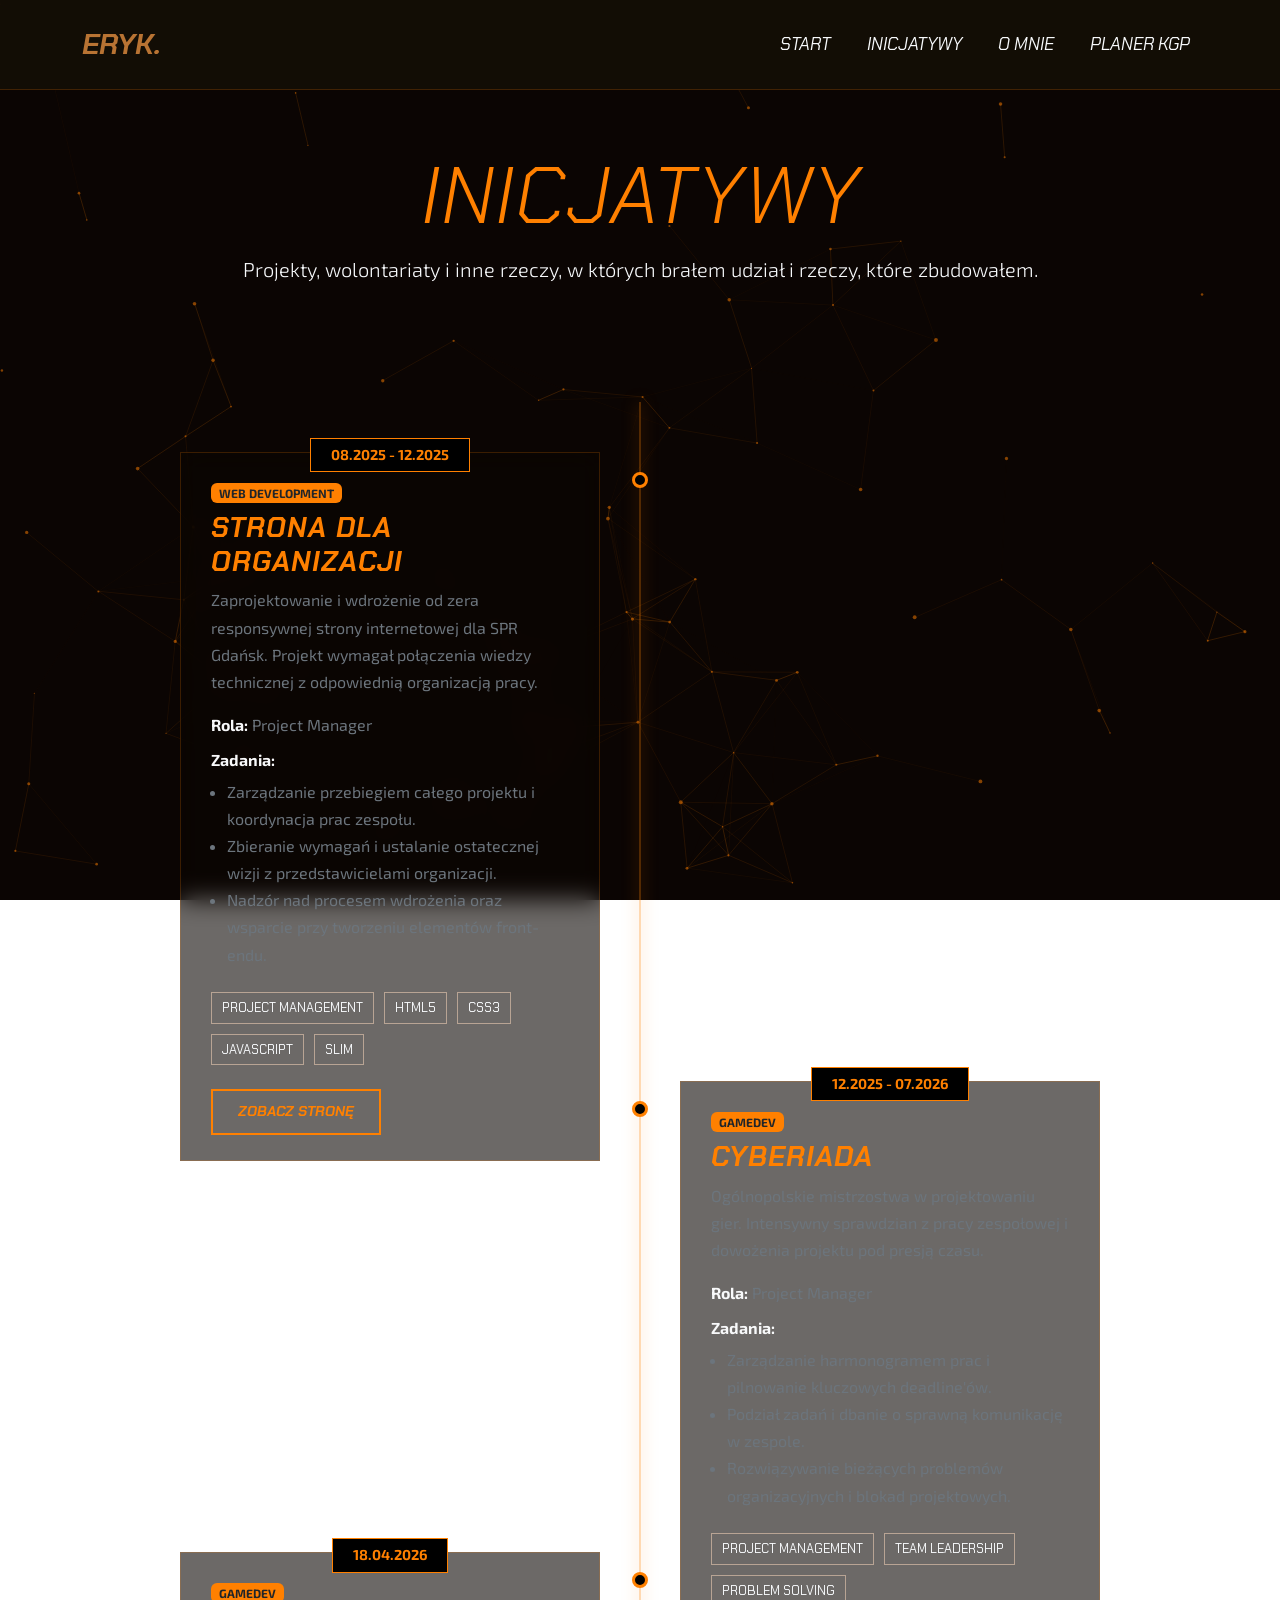
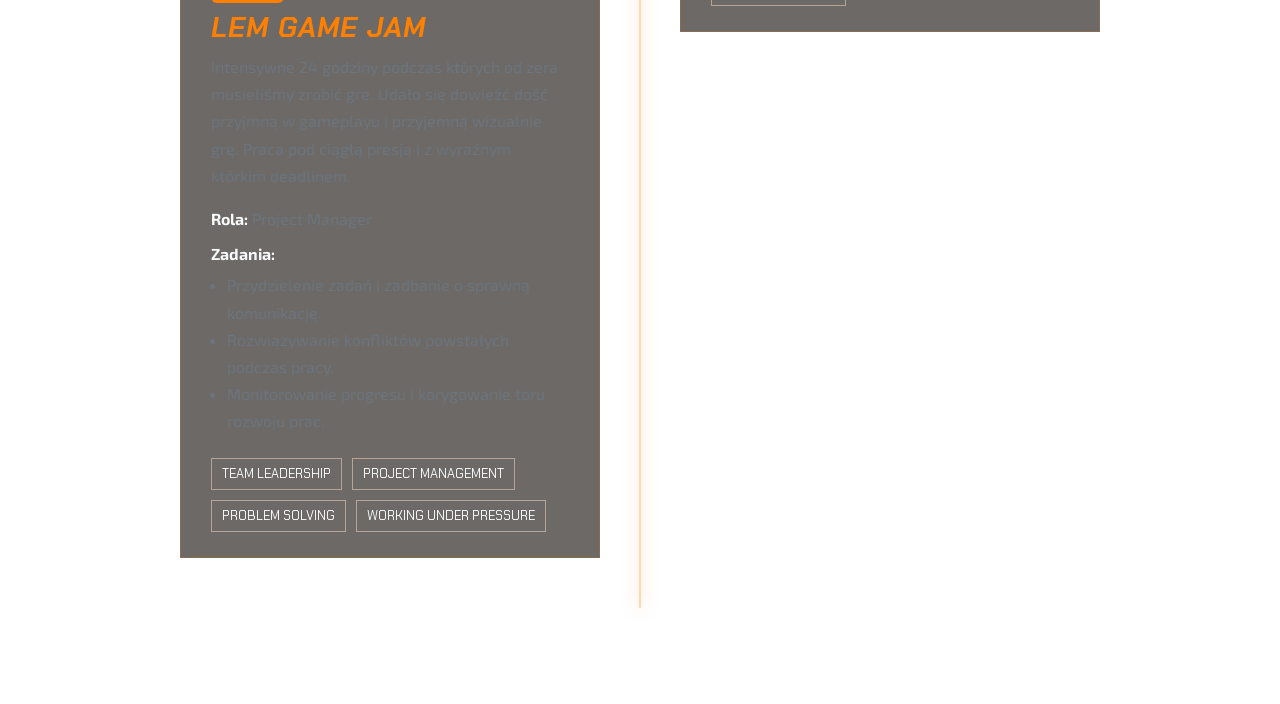
<file: initiative.html>
<!DOCTYPE html>
<html lang="pl">
<head>
    <meta charset="UTF-8">
    <meta name="viewport" content="width=device-width, initial-scale=1.0">
    <title>PROJEKTY | ERYK</title>
    <link href="https://cdn.jsdelivr.net/npm/bootstrap@5.3.3/dist/css/bootstrap.min.css" rel="stylesheet">
    <link href="https://fonts.googleapis.com/css2?family=Chakra+Petch:ital,wght@0,700;1,700&family=Exo+2:wght@300;400&display=swap" rel="stylesheet">
    <link rel="stylesheet" href="style.css">
</head>
<body>
<canvas id="circuit-bg"></canvas>

<nav class="navbar navbar-expand-lg fixed-top navbar-elegant">
    <div class="container">
        <a class="navbar-brand" href="index.html">ERYK.</a>
        <div class="collapse navbar-collapse justify-content-end">
            <ul class="navbar-nav">
                <li><a class="nav-link" href="index.html">Start</a></li>
                <li><a class="nav-link" href="initiative.html">Inicjatywy</a></li>
                <li><a class="nav-link" href="aboutMe.html">o mnie</a></li>
                <li><a class="nav-link" href="KGP.html" >PLANER KGP</a></li>
            </ul>
        </div>
    </div>
</nav>

<section class="section-elegant mt-5 text-center">
    <div class="container">
        <h1 class="display-1 text-accent scramble-on-hover" data-value="ARCHIWUM PROJEKTÓW">INICJATYWY</h1>
        <p class="lead">Projekty, wolontariaty i inne rzeczy, w których brałem udział i rzeczy, które zbudowałem.</p>
    </div>
</section>

<section class="container mb-5 pb-5">
    <div class="cyber-timeline">

        <div class="timeline-item left">
            <div class="timeline-dot"></div>
            <div class="timeline-content glass-card">
                <div class="card-date-badge">08.2025 - 12.2025</div>
                <span class="badge bg-accent text-dark mb-2">WEB DEVELOPMENT</span>
                <h3 class="text-accent scramble-on-hover" data-value="STRONA DLA ORGANIZACJI">STRONA DLA ORGANIZACJI</h3>
                <p class="text-secondary mb-3">Zaprojektowanie i wdrożenie od zera responsywnej strony internetowej dla SPR Gdańsk. Projekt wymagał połączenia wiedzy technicznej z odpowiednią organizacją pracy.</p>

                <div class="text-secondary mb-3">
                    <strong class="text-light">Rola:</strong> Project Manager<br>
                    <strong class="text-light mt-2 d-inline-block">Zadania:</strong>
                    <ul class="mt-1 ps-3 mb-0">
                        <li>Zarządzanie przebiegiem całego projektu i koordynacja prac zespołu.</li>
                        <li>Zbieranie wymagań i ustalanie ostatecznej wizji z przedstawicielami organizacji.</li>
                        <li>Nadzór nad procesem wdrożenia oraz wsparcie przy tworzeniu elementów front-endu.</li>
                    </ul>
                </div>

                <div class="tech-stack mt-4 mb-4">
                    <span class="tech-tag">Project Management</span>
                    <span class="tech-tag">HTML5</span>
                    <span class="tech-tag">CSS3</span>
                    <span class="tech-tag">JavaScript</span>
                    <span class="tech-tag">Slim</span>
                </div>

                <a href="https://sprgda.usermd.net/" target="_blank" class="btn btn-elegant" style="padding: 10px 25px; font-size: 0.9rem;">ZOBACZ STRONĘ</a>
            </div>
        </div>

        <div class="timeline-item right">
            <div class="timeline-dot"></div>
            <div class="timeline-content glass-card">
                <div class="card-date-badge">12.2025 - 07.2026</div>
                <span class="badge bg-accent text-dark mb-2">GAMEDEV</span>
                <h3 class="text-accent scramble-on-hover" data-value="CYBERIADA">CYBERIADA</h3>
                <p class="text-secondary mb-3">Ogólnopolskie mistrzostwa w projektowaniu gier. Intensywny sprawdzian z pracy zespołowej i dowożenia projektu pod presją czasu.</p>

                <div class="text-secondary mb-3">
                    <strong class="text-light">Rola:</strong> Project Manager<br>
                    <strong class="text-light mt-2 d-inline-block">Zadania:</strong>
                    <ul class="mt-1 ps-3 mb-0">
                        <li>Zarządzanie harmonogramem prac i pilnowanie kluczowych deadline'ów.</li>
                        <li>Podział zadań i dbanie o sprawną komunikację w zespole.</li>
                        <li>Rozwiązywanie bieżących problemów organizacyjnych i blokad projektowych.</li>
                    </ul>
                </div>

                <div class="tech-stack mt-4">
                    <span class="tech-tag">Project Management</span>
                    <span class="tech-tag">Team Leadership</span>
                    <span class="tech-tag">Problem Solving</span>
                </div>
            </div>
        </div>

        <div class="timeline-item left">
            <div class="timeline-dot"></div>
            <div class="timeline-content glass-card">
                <div class="card-date-badge">18.04.2026</div>
                <span class="badge bg-accent text-dark mb-2">GAMEDEV</span>
                <h3 class="text-accent scramble-on-hover" data-value="CYBERIADA">LEM GAME JAM</h3>
                <p class="text-secondary mb-3">Intensywne 24 godziny podczas których od zera musieliśmy zrobić gre. Udało się dowieźć dość przyjmną w gameplayu i przyjemną wizualnie grę. Praca pod ciągłą presją i z wyraźnym którkim deadlinem. </p>

                <div class="text-secondary mb-3">
                    <strong class="text-light">Rola:</strong> Project Manager<br>
                    <strong class="text-light mt-2 d-inline-block">Zadania:</strong>
                    <ul class="mt-1 ps-3 mb-0">
                        <li>Przydzielenie zadań i zadbanie o sprawną komunikację.</li>
                        <li>Rozwiązywanie konfliktów powstałych podczas pracy.</li>
                        <li>Monitorowanie progresu i korygowanie toru rozwoju prac.</li>
                    </ul>
                </div>

                <div class="tech-stack mt-4">
                    <span class="tech-tag">Team Leadership</span>
                    <span class="tech-tag">Project Management</span>
                    <span class="tech-tag">Problem Solving</span>
                    <span class="tech-tag">Working under pressure</span>
                </div>
            </div>
        </div>

    </div>
</section>

<script src="https://cdn.jsdelivr.net/npm/bootstrap@5.3.3/dist/js/bootstrap.bundle.min.js"></script>
<script src="js/script.js"></script>
</body>
</html>
</file>
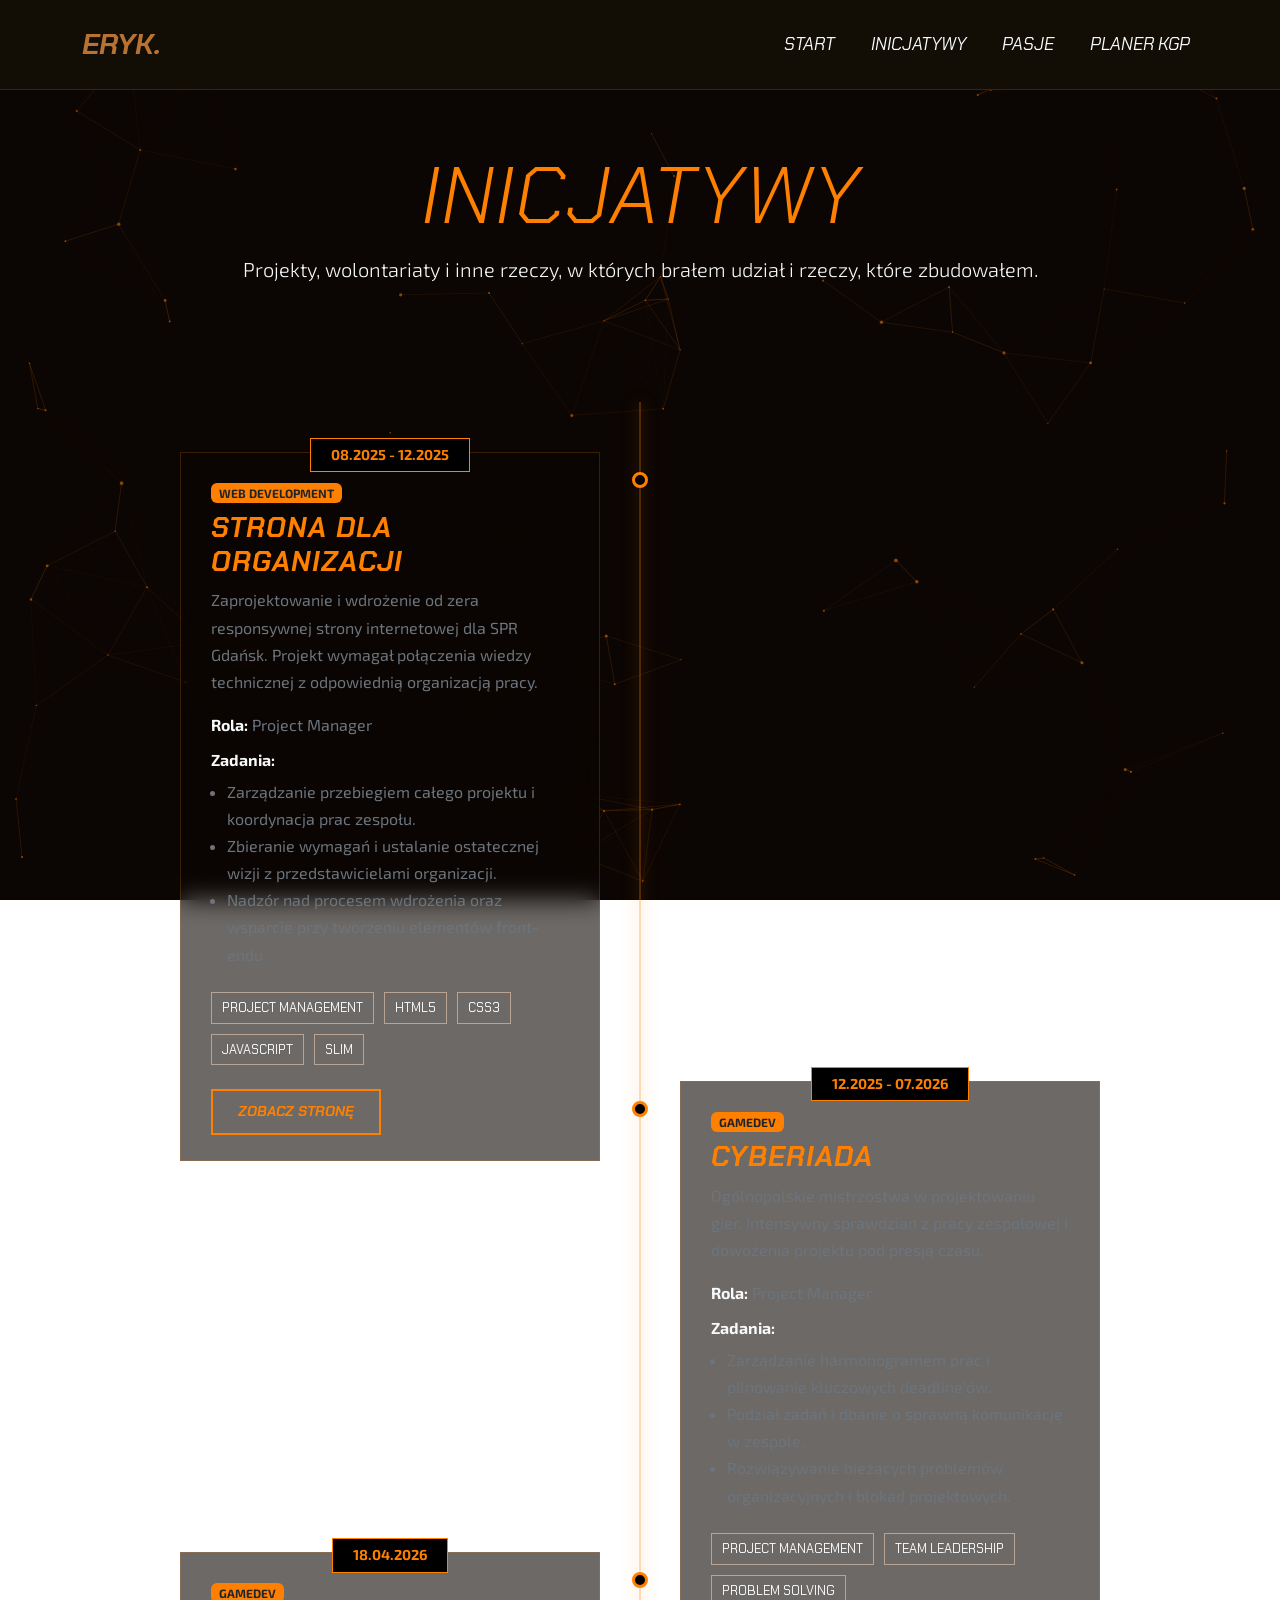
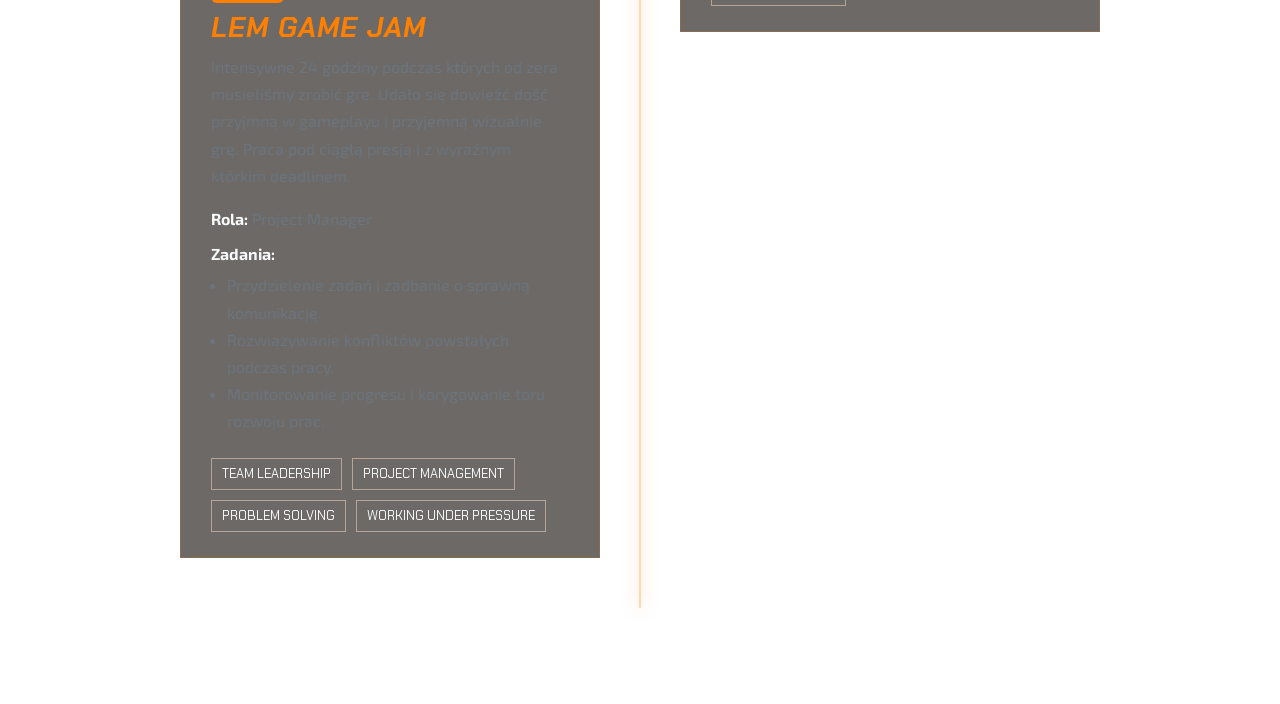
<file: projects.html>
<!DOCTYPE html>
<html lang="pl">
<head>
    <meta charset="UTF-8">
    <meta name="viewport" content="width=device-width, initial-scale=1.0">
    <title>PROJEKTY | ERYK</title>
    <link href="https://cdn.jsdelivr.net/npm/bootstrap@5.3.3/dist/css/bootstrap.min.css" rel="stylesheet">
    <link href="https://fonts.googleapis.com/css2?family=Chakra+Petch:ital,wght@0,700;1,700&family=Exo+2:wght@300;400&display=swap" rel="stylesheet">
    <link rel="stylesheet" href="style.css">
</head>
<body>
<canvas id="circuit-bg"></canvas>

<nav class="navbar navbar-expand-lg fixed-top navbar-elegant">
    <div class="container">
        <a class="navbar-brand" href="index.html">ERYK.</a>
        <div class="collapse navbar-collapse justify-content-end">
            <ul class="navbar-nav">
                <li><a class="nav-link" href="index.html">Start</a></li>
                <li><a class="nav-link" href="projects.html">Inicjatywy</a></li>
                <li><a class="nav-link" href="passions.html">Pasje</a></li>
                <li><a class="nav-link" href="planer.html" >PLANER KGP</a></li>
            </ul>
        </div>
    </div>
</nav>

<section class="section-elegant mt-5 text-center">
    <div class="container">
        <h1 class="display-1 text-accent scramble-on-hover" data-value="ARCHIWUM PROJEKTÓW">INICJATYWY</h1>
        <p class="lead">Projekty, wolontariaty i inne rzeczy, w których brałem udział i rzeczy, które zbudowałem.</p>
    </div>
</section>

<section class="container mb-5 pb-5">
    <div class="cyber-timeline">

        <div class="timeline-item left">
            <div class="timeline-dot"></div>
            <div class="timeline-content glass-card">
                <div class="card-date-badge">08.2025 - 12.2025</div>
                <span class="badge bg-accent text-dark mb-2">WEB DEVELOPMENT</span>
                <h3 class="text-accent scramble-on-hover" data-value="STRONA DLA ORGANIZACJI">STRONA DLA ORGANIZACJI</h3>
                <p class="text-secondary mb-3">Zaprojektowanie i wdrożenie od zera responsywnej strony internetowej dla SPR Gdańsk. Projekt wymagał połączenia wiedzy technicznej z odpowiednią organizacją pracy.</p>

                <div class="text-secondary mb-3">
                    <strong class="text-light">Rola:</strong> Project Manager<br>
                    <strong class="text-light mt-2 d-inline-block">Zadania:</strong>
                    <ul class="mt-1 ps-3 mb-0">
                        <li>Zarządzanie przebiegiem całego projektu i koordynacja prac zespołu.</li>
                        <li>Zbieranie wymagań i ustalanie ostatecznej wizji z przedstawicielami organizacji.</li>
                        <li>Nadzór nad procesem wdrożenia oraz wsparcie przy tworzeniu elementów front-endu.</li>
                    </ul>
                </div>

                <div class="tech-stack mt-4 mb-4">
                    <span class="tech-tag">Project Management</span>
                    <span class="tech-tag">HTML5</span>
                    <span class="tech-tag">CSS3</span>
                    <span class="tech-tag">JavaScript</span>
                    <span class="tech-tag">Slim</span>
                </div>

                <a href="https://sprgda.usermd.net/" target="_blank" class="btn btn-elegant" style="padding: 10px 25px; font-size: 0.9rem;">ZOBACZ STRONĘ</a>
            </div>
        </div>

        <div class="timeline-item right">
            <div class="timeline-dot"></div>
            <div class="timeline-content glass-card">
                <div class="card-date-badge">12.2025 - 07.2026</div>
                <span class="badge bg-accent text-dark mb-2">GAMEDEV</span>
                <h3 class="text-accent scramble-on-hover" data-value="CYBERIADA">CYBERIADA</h3>
                <p class="text-secondary mb-3">Ogólnopolskie mistrzostwa w projektowaniu gier. Intensywny sprawdzian z pracy zespołowej i dowożenia projektu pod presją czasu.</p>

                <div class="text-secondary mb-3">
                    <strong class="text-light">Rola:</strong> Project Manager<br>
                    <strong class="text-light mt-2 d-inline-block">Zadania:</strong>
                    <ul class="mt-1 ps-3 mb-0">
                        <li>Zarządzanie harmonogramem prac i pilnowanie kluczowych deadline'ów.</li>
                        <li>Podział zadań i dbanie o sprawną komunikację w zespole.</li>
                        <li>Rozwiązywanie bieżących problemów organizacyjnych i blokad projektowych.</li>
                    </ul>
                </div>

                <div class="tech-stack mt-4">
                    <span class="tech-tag">Project Management</span>
                    <span class="tech-tag">Team Leadership</span>
                    <span class="tech-tag">Problem Solving</span>
                </div>
            </div>
        </div>

        <div class="timeline-item left">
            <div class="timeline-dot"></div>
            <div class="timeline-content glass-card">
                <div class="card-date-badge">18.04.2026</div>
                <span class="badge bg-accent text-dark mb-2">GAMEDEV</span>
                <h3 class="text-accent scramble-on-hover" data-value="CYBERIADA">LEM GAME JAM</h3>
                <p class="text-secondary mb-3">Intensywne 24 godziny podczas których od zera musieliśmy zrobić gre. Udało się dowieźć dość przyjmną w gameplayu i przyjemną wizualnie grę. Praca pod ciągłą presją i z wyraźnym którkim deadlinem. </p>

                <div class="text-secondary mb-3">
                    <strong class="text-light">Rola:</strong> Project Manager<br>
                    <strong class="text-light mt-2 d-inline-block">Zadania:</strong>
                    <ul class="mt-1 ps-3 mb-0">
                        <li>Przydzielenie zadań i zadbanie o sprawną komunikację.</li>
                        <li>Rozwiązywanie konfliktów powstałych podczas pracy.</li>
                        <li>Monitorowanie progresu i korygowanie toru rozwoju prac.</li>
                    </ul>
                </div>

                <div class="tech-stack mt-4">
                    <span class="tech-tag">Team Leadership</span>
                    <span class="tech-tag">Project Management</span>
                    <span class="tech-tag">Problem Solving</span>
                    <span class="tech-tag">Working under pressure</span>
                </div>
            </div>
        </div>

    </div>
</section>

<script src="https://cdn.jsdelivr.net/npm/bootstrap@5.3.3/dist/js/bootstrap.bundle.min.js"></script>
<script src="js/script.js"></script>
</body>
</html>
</file>
<file: style.css>
/* ==========================================================================
   ZMIENNE I KONFIGURACJA GLOBALNA
========================================================================== */
:root {
    --bg-dark: #0b0503;
    --bg-darker: #000000;
    --text-primary: #f8fafc;
    --text-secondary: #b8a494;
    --accent: #ff8000;
    --accent2: #f8fafc;
    --copper: #b87333;
    --orange-glow: rgba(255, 120, 0, 0.1);
    --font-heading: 'Chakra Petch', sans-serif;
    --font-body: 'Exo 2', sans-serif;
}

html {
    scroll-behavior: smooth;
}

#circuit-bg {
    position: fixed;
    top: 0;
    left: 0;
    width: 100%;
    height: 100%;
    z-index: -1;
    background-color: var(--bg-dark);
}

body {
    background-color: transparent;
    color: var(--text-primary);
    font-family: var(--font-body);
    font-weight: 400;
    line-height: 1.7;
    overflow-x: hidden;
}

h1, h2, h3, h4, h5, h6 {
    font-family: var(--font-heading);
    font-weight: 700;
    font-style: italic;
    text-transform: uppercase;
    letter-spacing: 1px;
}

.text-accent {
    color: var(--accent) !important;
}

.italic {
    font-style: italic;
}

/* ==========================================================================
   NAWIGACJA
========================================================================== */
.navbar-elegant {
    background: rgba(20, 14, 6, 0.95);
    backdrop-filter: blur(10px);
    border-bottom: 1px solid rgba(255, 120, 0, 0.2);
    padding: 15px 0;
    z-index: 1000;
}

.navbar-brand {
    font-family: var(--font-heading);
    font-weight: 700;
    font-style: italic;
    font-size: 1.8rem;
    color: var(--copper) !important;
    text-decoration: none;
}

.nav-link {
    color: var(--text-primary) !important;
    font-size: 1.1rem;
    font-family: var(--font-heading);
    text-transform: uppercase;
    font-style: italic;
    margin-left: 20px;
}

.nav-link:hover {
    color: var(--accent) !important;
}

/* ==========================================================================
   KOMPONENTY WSPÓLNE
========================================================================== */
.section-elegant {
    padding: 100px 0;
}

.btn-elegant {
    border: 2px solid var(--accent);
    color: var(--accent);
    background: transparent;
    border-radius: 0;
    font-family: var(--font-heading);
    font-style: italic;
    font-size: 1.1rem;
    font-weight: 700;
    text-transform: uppercase;
    padding: 15px 35px;
    transition: all 0.3s ease;
    text-decoration: none;
    display: inline-block;
}

.btn-elegant:hover {
    background: var(--accent);
    color: #000;
    box-shadow: 4px 4px 0px #ffffff;
    transform: translate(-4px, -4px);
}

.glass-card {
    position: relative;
    background: rgba(11, 5, 3, 0.6);
    backdrop-filter: blur(12px);
    border: 1px solid rgba(255, 128, 0, 0.2);
    padding: 25px 30px;
    transition: transform 0.4s ease, border-color 0.4s ease;
}

.glass-card:hover {
    transform: translateY(-5px);
    border-color: var(--accent);
}

.bg-accent {
    background-color: var(--accent) !important;
}

.hidden {
    display: none !important;
}

/* ==========================================================================
   STRONA GŁÓWNA (index.html)
========================================================================== */
.hero-section {
    height: 100vh;
    display: flex;
    align-items: center;
    justify-content: center;
    text-align: center;
    background: radial-gradient(circle at 50% 50%, var(--orange-glow) 0%, rgba(0, 0, 0, 0) 50%);
}

.typewriter-cursor::after {
    content: '_';
    color: var(--accent);
    animation: blink 1s step-end infinite;
}

@keyframes blink {
    50% { opacity: 0; }
}

#about {
    position: relative;
    background: radial-gradient(ellipse at center, rgba(255, 120, 0, 0.12) 0%, rgba(11, 5, 3, 0) 75%);
}

.about-grid {
    position: relative;
    height: 400px;
}

.grid-img {
    position: absolute;
    border: 3px solid var(--copper);
    box-shadow: 10px 10px 0px rgba(0,0,0,0.5);
    transition: all 0.4s ease;
    object-fit: cover;
}

.grid-img:hover {
    transform: scale(1.05) translate(-5px, -5px);
    z-index: 10;
    box-shadow: 15px 15px 0px rgba(255, 255, 255, 0.2);
}

.img-1 { width: 60%; height: 250px; top: 0; left: 0; z-index: 3; }
.img-2 { width: 50%; height: 200px; bottom: 0; left: 20%; z-index: 4; }
.img-3 { width: 45%; height: 220px; top: 10%; right: 0; z-index: 2; }

/* --- KARUZELA STACKED --- */
.carousel-stacked-container {
    display: flex;
    justify-content: center;
    align-items: center;
    gap: 15px;
    overflow: hidden;
    padding: 20px 0;
}

.carousel-stacked-btn {
    background: transparent;
    border: none;
    color: var(--accent);
    font-size: 2.5rem;
    cursor: pointer;
    transition: 0.3s;
    z-index: 100;
}

.carousel-stacked {
    position: relative;
    width: 50%;
    max-width: 500px;
    height: 450px;
    display: flex;
    justify-content: center;
    align-items: center;
}

.stacked-card {
    position: absolute;
    top: 0;
    left: 0;
    width: 100%;
    height: 100%;
    background: var(--bg-darker);
    border: 1px solid rgba(255, 128, 0, 0.3);
    border-radius: 10px;
    overflow: hidden;
    display: flex;
    flex-direction: column;
    transition: all 0.5s cubic-bezier(0.25, 0.8, 0.25, 1);
}

.stacked-card.active {
    transform: translateX(0) scale(1);
    z-index: 50;
    opacity: 1;
    border-color: var(--accent);
}

.stacked-card.next {
    transform: translateX(65%) scale(0.85);
    z-index: 30;
    filter: brightness(0.5);
    cursor: pointer;
}

.stacked-card.prev {
    transform: translateX(-65%) scale(0.85);
    z-index: 30;
    filter: brightness(0.5);
    cursor: pointer;
}

.stacked-card.prev {
    transform: translateX(-65%) scale(0.85);
    z-index: 30;
    opacity: 0.4;
    cursor: pointer;
}

/* ==========================================================================
   INICJATYWY (initiative.html)
========================================================================== */
.cyber-timeline {
    position: relative;
    max-width: 1000px;
    margin: 0 auto;
    padding: 40px 0;
}

.cyber-timeline::after {
    content: '';
    position: absolute;
    width: 2px;
    background: rgba(255, 128, 0, 0.3);
    top: 0;
    bottom: 0;
    left: 50%;
    margin-left: -1px;
    box-shadow: 0 0 15px rgba(255, 128, 0, 0.5);
}

.timeline-item {
    padding: 10px 40px;
    position: relative;
    width: 50%;
    z-index: 2;
}

.timeline-item:not(:first-child) {
    margin-top: -100px;
}

.timeline-item.left { left: 0; }
.timeline-item.right { left: 50%; }

.timeline-dot {
    position: absolute;
    width: 16px;
    height: 16px;
    right: -8px;
    background-color: var(--bg-darker);
    border: 3px solid var(--accent);
    top: 30px;
    border-radius: 50%;
    z-index: 1;
    transition: all 0.3s ease;
}

.timeline-item.right .timeline-dot { left: -8px; }

.timeline-item:hover .timeline-dot {
    transform: scale(1.3);
    box-shadow: 0 0 15px var(--accent);
    background-color: var(--accent);
}

.tech-stack {
    display: flex;
    flex-wrap: wrap;
    gap: 10px;
}

.tech-tag {
    font-size: 0.8rem;
    color: var(--text-primary);
    border: 1px solid var(--text-secondary);
    padding: 4px 10px;
    font-family: var(--font-heading);
    text-transform: uppercase;
}

.card-date-badge {
    position: absolute;
    top: -15px;
    left: 50%;
    transform: translateX(-50%);
    background-color: var(--bg-darker);
    border: 1px solid var(--accent);
    color: var(--accent);
    padding: 4px 20px;
    font-weight: 700;
    font-size: 0.9rem;
    z-index: 10;
    white-space: nowrap;
}

/* ==========================================================================
   PLANER KGP (KGP.html)
========================================================================== */
.planner-body {
    overflow: hidden;
}

.split-layout {
    display: flex;
    margin-top: 70px;
    height: calc(100vh - 70px);
    width: 100vw;
}

.map-section {
    flex-grow: 1;
    position: relative;
}

#map {
    width: 100%;
    height: 100%;
}

.archive-section {
    width: 340px;
    background: rgba(11, 5, 3, 0.95);
    border-left: 1px solid var(--accent);
    display: flex;
    flex-direction: column;
    padding: 25px;
    z-index: 10;
}

.custom-input {
    width: 100%;
    background: rgba(0, 0, 0, 0.5);
    border: 1px solid rgba(255, 128, 0, 0.3);
    color: var(--text-primary);
    padding: 10px 15px;
}

.db-list {
    flex-grow: 1;
    overflow-y: auto;
    display: flex;
    flex-direction: column;
    gap: 10px;
}

.db-item {
    background: rgba(0, 0, 0, 0.6);
    border: 1px solid rgba(255, 128, 0, 0.2);
    padding: 12px 15px;
    display: flex;
    justify-content: space-between;
    align-items: center;
}

.db-item.conquered {
    border-color: #28a745;
    background: rgba(40, 167, 69, 0.05);
}

.cyber-checkbox {
    width: 22px;
    height: 22px;
    appearance: none;
    border: 2px solid var(--accent);
    cursor: pointer;
}

.cyber-checkbox:checked {
    background: #28a745;
    border-color: #28a745;
}

/* --- ELEMENTY MAPY --- */
.cyber-marker {
    width: 16px !important;
    height: 16px !important;
    background-color: var(--bg-darker);
    border: 3px solid var(--accent);
    border-radius: 50%;
    box-shadow: 0 0 15px var(--accent);
}

.leaflet-tooltip.cyber-tooltip {
    background: rgba(11, 5, 3, 0.95);
    border: 1px solid var(--accent);
    color: white;
    font-family: var(--font-heading);
    padding: 5px 12px;
}

/* --- MODALE --- */
.modal-overlay {
    position: fixed;
    top: 0;
    left: 0;
    width: 100vw;
    height: 100vh;
    background: rgba(0, 0, 0, 0.7);
    backdrop-filter: blur(8px);
    z-index: 2000;
    display: flex;
    justify-content: center;
    align-items: center;
}

.glass-modal {
    position: relative;
    width: 90%;
    max-width: 650px;
    background: rgba(11, 5, 3, 0.95);
    border: 1px solid var(--accent);
    padding: 40px;
}

.close-btn {
    position: absolute;
    top: -15px;
    right: -15px;
    width: 40px;
    height: 40px;
    border-radius: 50%;
    background: var(--bg-dark);
    border: 2px solid var(--accent);
    color: var(--accent);
    font-size: 1.5rem;
    cursor: pointer;
    display: flex;
    justify-content: center;
    align-items: center;
}

.modal-grid {
    display: grid;
    grid-template-columns: 1fr 1fr;
    gap: 20px;
}

.stat-box {
    border: 1px solid rgba(255, 128, 0, 0.2);
    padding: 15px;
    background: rgba(0, 0, 0, 0.5);
}

.stat-row {
    display: flex;
    justify-content: space-between;
    border-bottom: 1px dashed rgba(255,255,255,0.1);
    padding: 5px 0;
    font-size: 0.9rem;
}

/* ==========================================================================
   SYSTEM AUTH
========================================================================== */
.logout-fixed {
    position: fixed;
    bottom: 30px;
    left: 30px;
    z-index: 5000;
    padding: 8px 20px;
    background: rgba(11, 5, 3, 0.9);
}

.btn-outline-danger {
    border: 1px solid #dc3545;
    color: #dc3545;
    background: transparent;
}

/* ==========================================================================
   MEDIA QUERIES (RESPONSYWNOŚĆ)
========================================================================== */
@media (max-width: 991px) {
    .split-layout {
        flex-direction: column;
        height: auto;
        margin-top: 70px;
    }
    .map-section {
        height: 50vh;
    }
    .archive-section {
        width: 100%;
        min-height: 50vh;
    }
    .modal-grid {
        grid-template-columns: 1fr;
    }
    .planner-body {
        overflow: auto;
    }
}

@media (max-width: 768px) {
    .carousel-stacked {
        width: 80%;
        height: 450px;
    }
    .stacked-card.next,
    .stacked-card.prev {
        z-index: 10;
        opacity: 0;
        pointer-events: none;
    }

    .cyber-timeline::after {
        left: 20px;
    }
    .timeline-item {
        width: 100%;
        padding-left: 50px;
        padding-right: 15px;
    }
    .timeline-item.right {
        left: 0;
    }
    .timeline-item.left .timeline-dot,
    .timeline-item.right .timeline-dot {
        left: 12px;
    }
}
/* ==========================================================================
   STRONA O MNIE (BENTO GRID & PROFILE)
========================================================================== */

.profile-frame {
    position: relative;
    padding: 15px;
}

.profile-img {
    border-radius: 5px;
    position: relative;
    z-index: 2;
    filter: grayscale(30%);
    transition: all 0.5s ease;
    border: 1px solid rgba(255, 128, 0, 0.3);
}

.frame-accent {
    position: absolute;
    top: 0;
    left: 0;
    width: 80%;
    height: 80%;
    border-top: 4px solid var(--accent);
    border-left: 4px solid var(--accent);
    z-index: 1;
}

.profile-frame:hover .profile-img {
    filter: grayscale(0%);
    transform: translate(10px, 10px);
}

/* Bento Grid System */
.bento-grid {
    display: grid;
    grid-template-columns: repeat(3, 1fr);
    grid-template-rows: repeat(2, 250px);
    gap: 20px;
    margin-top: 50px;
}

.bento-item {
    position: relative;
    overflow: hidden;
    display: flex;
    flex-direction: column;
    justify-content: flex-end;
    padding: 0; /* Override glass-card padding for images */
}

.bento-item img {
    position: absolute;
    top: 0;
    left: 0;
    width: 100%;
    height: 100%;
    object-fit: cover;
    opacity: 0.3;
    transition: all 0.5s ease;
}

.bento-item:hover img {
    opacity: 0.5;
    transform: scale(1.1);
}

.bento-content {
    position: relative;
    z-index: 2;
    padding: 30px;
    background: linear-gradient(to top, rgba(0,0,0,0.9), transparent);
}

.bento-main {
    grid-column: 1 / 3;
    grid-row: 1 / 2;
}

.bento-side {
    grid-column: 3 / 4;
    grid-row: 1 / 3;
    justify-content: center;
}

.bento-bottom {
    grid-column: 1 / 3;
    grid-row: 2 / 3;
    flex-direction: row-reverse;
}

/* Responsywność Bento */
@media (max-width: 991px) {
    .bento-grid {
        grid-template-columns: 1fr;
        grid-template-rows: auto;
    }

    .bento-main, .bento-side, .bento-bottom {
        grid-column: auto;
        grid-row: auto;
        min-height: 300px;
    }
}
.display-4{
    align-items: center;
}
</file>
